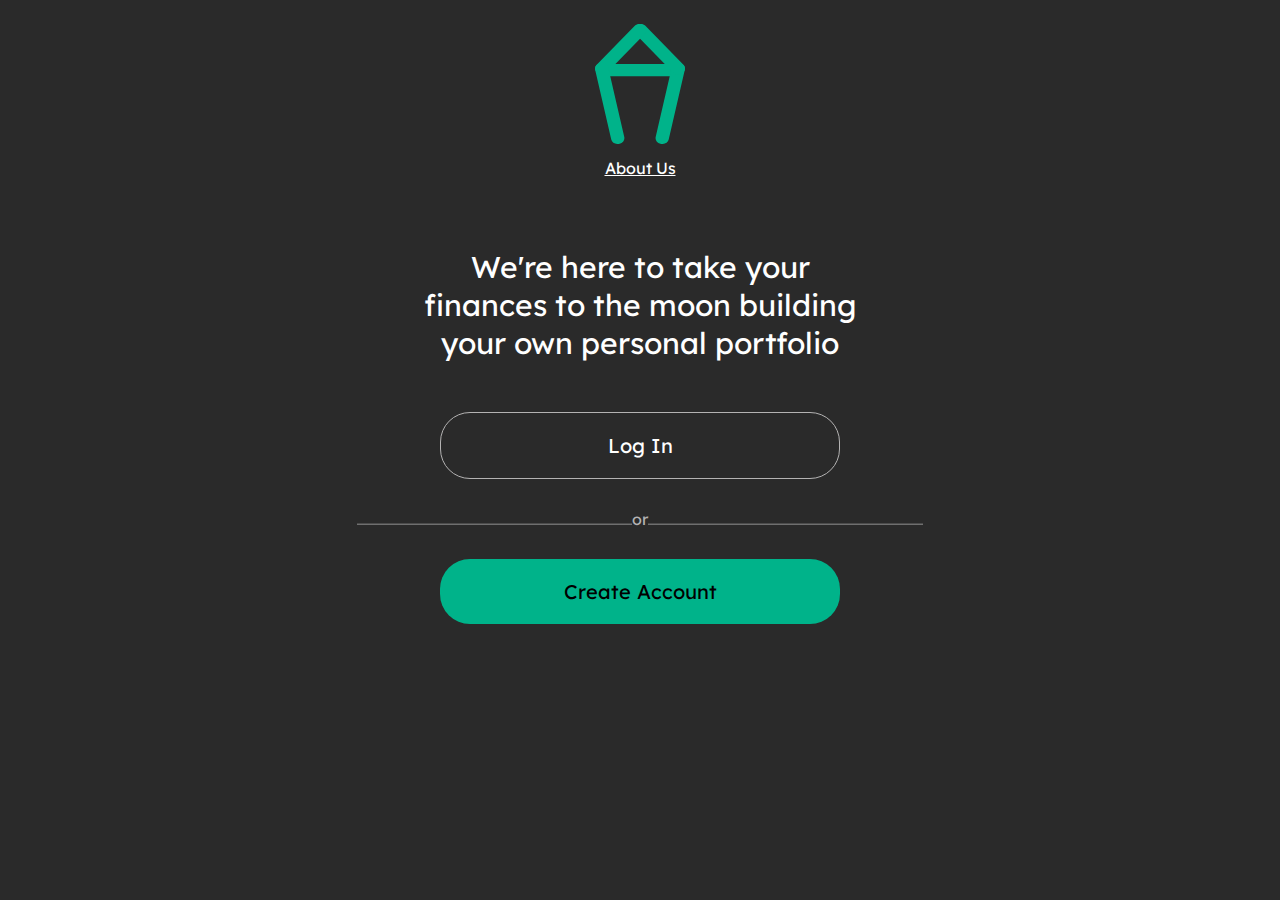
<file: index.html>
<!DOCTYPE html> 
<html lang = "en">
    <head>
        <meta charset = "UTF-8">
        <meta http-equiv="X-UA-Compatible" content="IE=edge">
        <meta name="viewport" content="width=device-width, initial-scale=1.0">
        <title>Landing Page</title>
        <link rel="stylesheet" href="css/main.css">
    </head>

    <body>
        <div class ="hero-img">
            <img src="images/logo.svg" alt = "the logo">
        </div>

        <div class = "about">
            <a href="about.html" class = "AboutButton">About Us</a>

        <section>
            <div class="motivation">We're here to take your finances to the moon building your own personal portfolio</div>
        </section>
        

        <div class = "login">
            <a href="login.html" class = "LoginButton">Log In</a>
        
        <section>
            <div class="or"><img src="images/bar.svg" alt = "the bar"><span>or</span><img src="images/bar.svg" alt = "the bar"></div>
        </section>  

        <div class = "createAccount">
            <a href="createAccount.html" class = "CreateButton">Create Account</a>
        </div>
    
    </body>
</file>
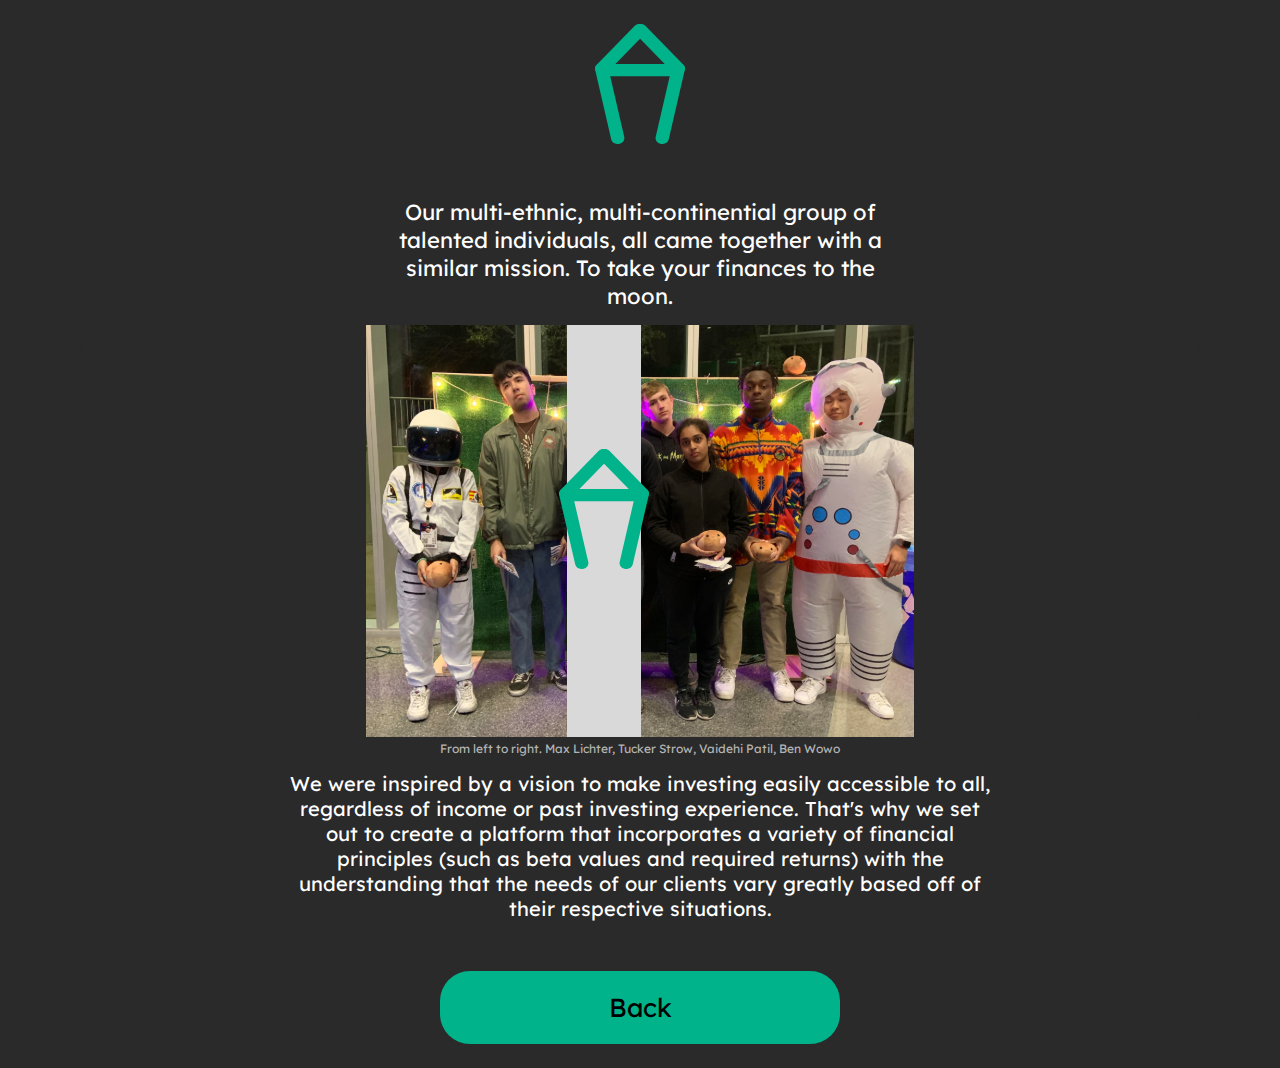
<file: about.html>
<!DOCTYPE html> 
<html lang = "en">
    <head>
        <meta charset = "UTF-8">
        <meta http-equiv="X-UA-Compatible" content="IE=edge">
        <meta name="viewport" content="width=device-width, initial-scale=1.0">
        <title>About</title>
        <link rel="stylesheet" href="css/about.css">
    </head>

    <body>
        <div class ="hero-img">
            <img src="images/logo.svg" alt = "the logo">
        </div>


        <section>
            <div class="motivation">Our multi-ethnic, multi-continential group of talented individuals, all came together with a similar mission. To take your finances to the moon.</div>
        </section>

        <section>
            <div class="groupp"><img src="images/group.svg" alt = "the group"></div>
        </section>
        
        <section>
            <div class="names">From left to right. Max Lichter, Tucker Strow, Vaidehi Patil, Ben Wowo </div>
        </section>

        <section>
            <div class="description">We were inspired by a vision to make investing easily accessible to all, regardless of income or past investing experience. That's why we set out to create a platform that incorporates a variety of financial principles (such as beta values and required returns) with the understanding that the needs of our clients vary greatly based off of their respective situations.
            </div>
        </section>
    
        <div class = "back">
            <a href="index.html" class = "BackButton">Back</a>
        </div>
    </body>
</file>
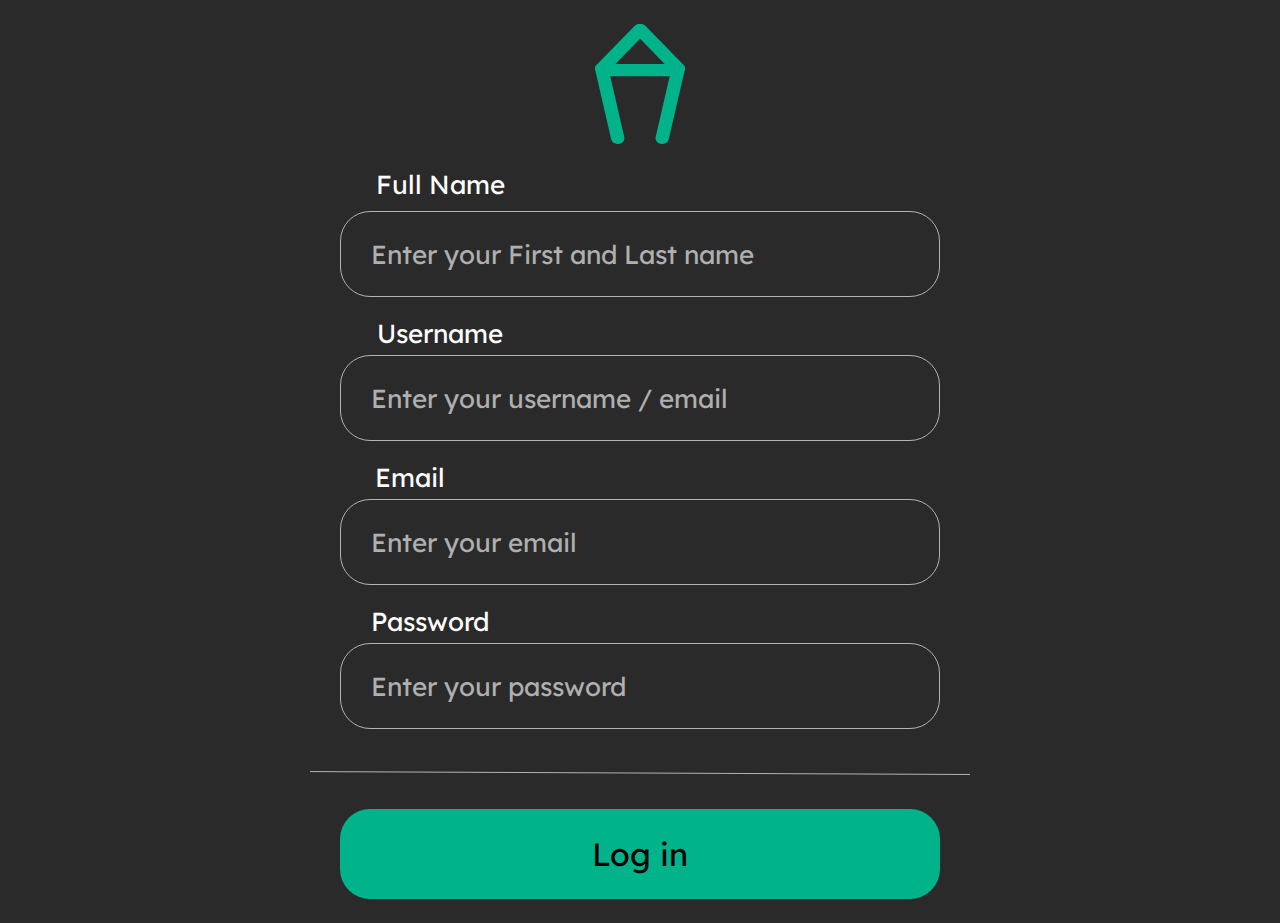
<file: createAccount.html>
<!DOCTYPE html> 
<html lang = "en">
    <head>
        <meta charset = "UTF-8">
        <meta http-equiv="X-UA-Compatible" content="IE=edge">
        <meta name="viewport" content="width=device-width, initial-scale=1.0">
        <title>Create Account</title>
        <link rel="stylesheet" href="css/createAccount.css">
    </head>

    <body>
        <div class ="hero-img">
            <img src="images/logo.svg" alt = "the logo">
        </div>

        <div class="fulltitle"><span>Full Name</span></div>
        <div class="inputBoxFull">
            <input type = "text" placeholder="Enter your First and Last name">
            
        </div>

        <div class="usertitle"><span>Username</span></div>
        <div class="inputBoxUser">
            <input type = "text" placeholder="Enter your username / email">
            
        </div>

        <div class="emailtitle"><span>Email</span></div>
        <div class="inputBoxEmail">
            <input type = "text" placeholder="Enter your email">
            
        </div>

        <div class="passtitle"><span>Password</span></div>
        <div class="inputBoxPass">
            <input type = "text" placeholder="Enter your password">
        </div>


        


        <section>
            <div class="bar"><img src="images/longbar.svg" alt = "the bar"></div>
        </section>  



        <div class = "createAccount">
            <a href="home.html" class = "CreateButton">Log in</a>
        </div>
    
    </body>
</file>
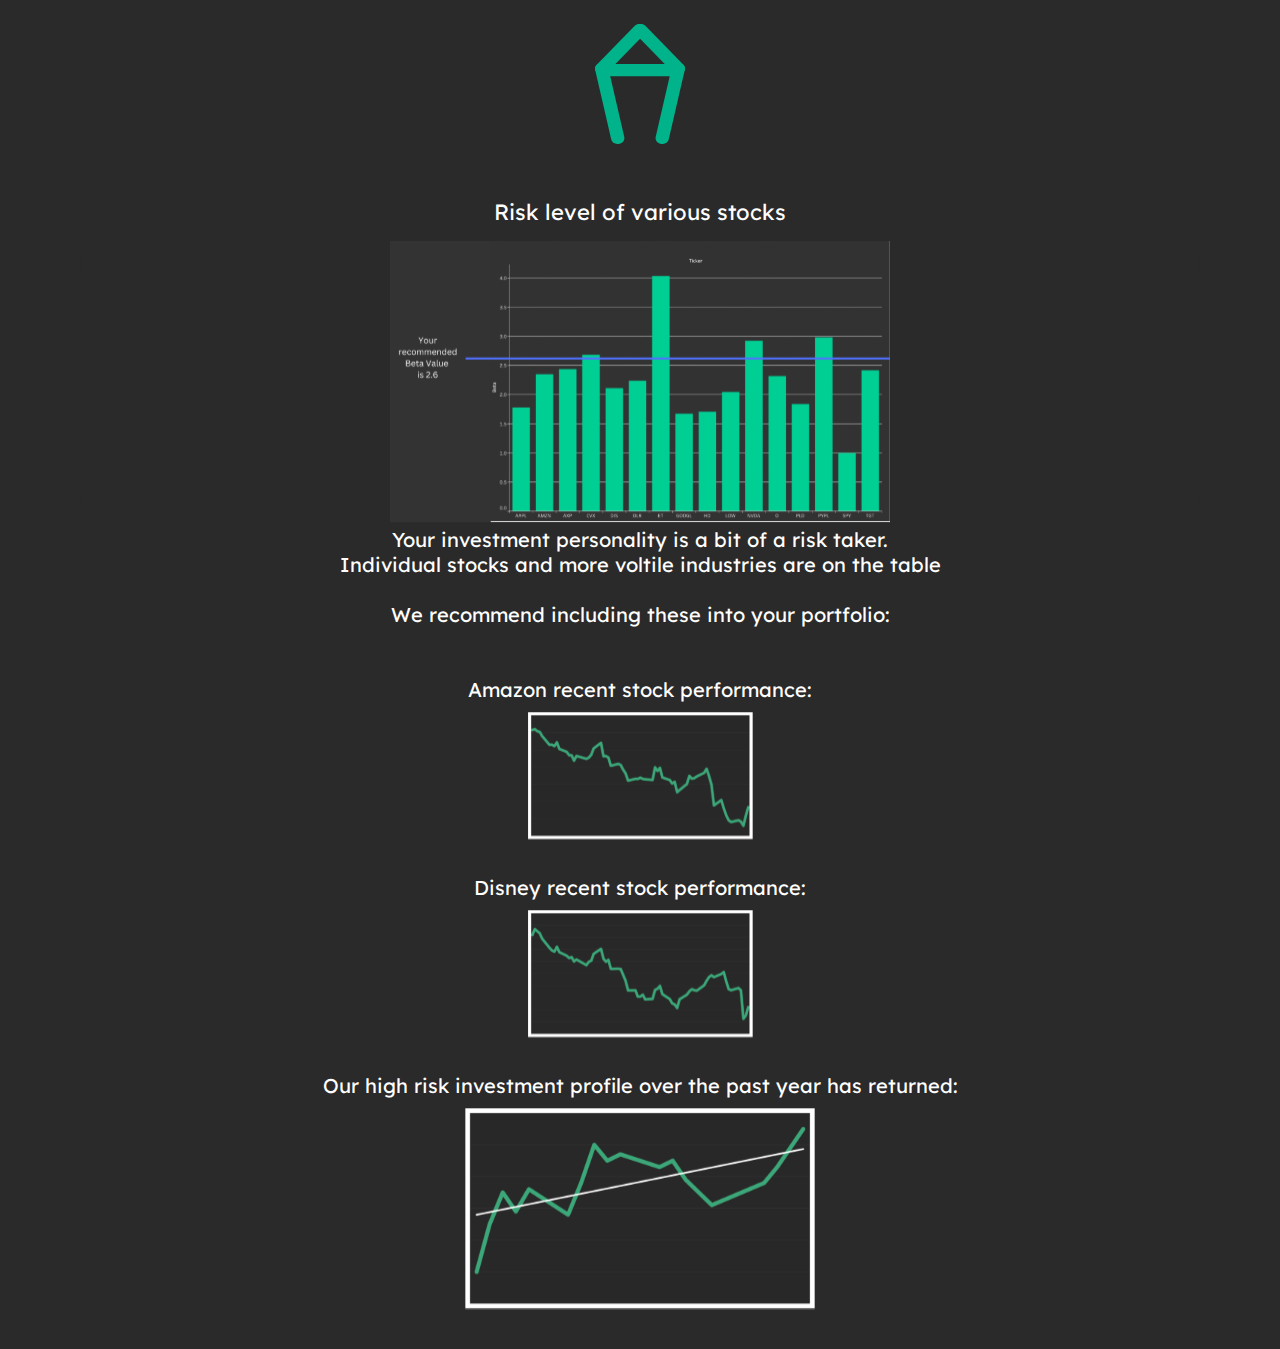
<file: highRisk.html>
<!DOCTYPE html> 
<html lang = "en">
    <head>
        <meta charset = "UTF-8">
        <meta http-equiv="X-UA-Compatible" content="IE=edge">
        <meta name="viewport" content="width=device-width, initial-scale=1.0">
        <title>High Risk</title>
        <link rel="stylesheet" href="css/risk.css">
    </head>

    <body>
        <div class ="hero-img">
            <img src="images/logo.svg" alt = "the logo">
        </div>


        <section>
            <div class="motivation">Risk level of various stocks</div>
        </section>
            
        <section>
            <div class="groupp"><img src="images/highRiskPic.svg" alt = "the group"></div>
        </section>

        <section>
            <div class="description">Your investment personality is a bit of a risk taker.<br>
                Individual stocks and more voltile industries are on the table<br><br>We recommend including these into your portfolio:
               </div>
        </section>

        <section>
            <div class = lowDesc1><span>Amazon recent stock performance: </span></div>
            <div class="lowDesc1"> <img src="images/high-amazon.svg" alt = "amazon photo">
               </div>
        </section>
            <span><br></span>
        <section>
            <div class = lowDesc2><span>Disney recent stock performance: </span></div>
            <div class="lowDesc2"> <img src="images/high-disney 1.svg" alt = "disney photo">
               </div>
        </section>
    
        <span><br></span>
        <section>
            <div class = lowDesc2><span>Our high risk investment profile over the past year has returned:</span></div>
            <div class="lowDesc2"> <img src="images/profit3 1.svg" alt = "high profit">
               </div>
        </section>
    
    </body>
</file>
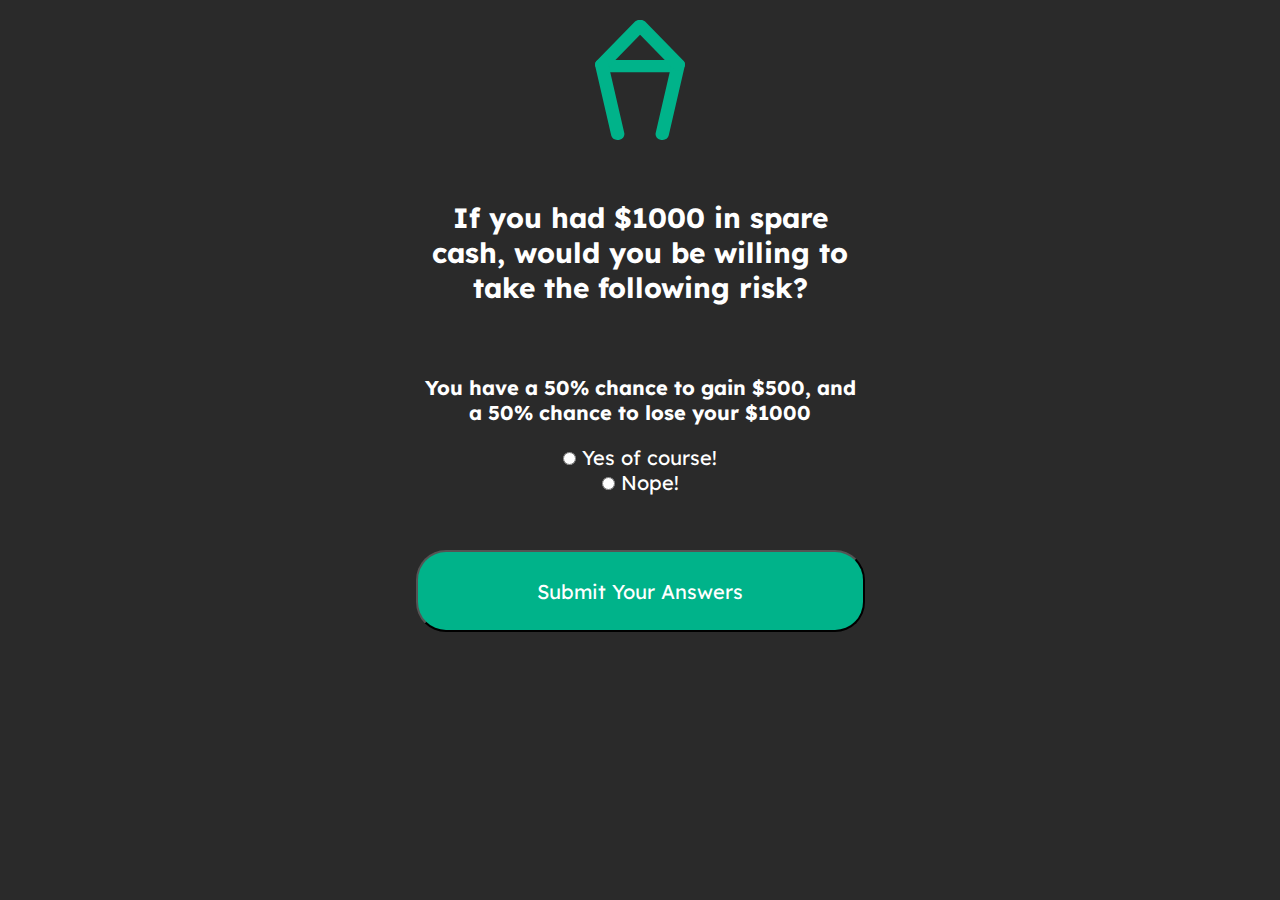
<file: home.html>
<script src="jsimp.js"></script>
<head>
    <link rel="stylesheet" href="css/home.css">
</head>
<body>
    <div id="wrapper">

        <div class ="hero-img">
            <img src="images/logo.svg" alt = "the logo">
        </div>

        <h1>If you had $1000 in spare cash, would you be willing to take the following risk?</h1>

        
        <div class="answer"></div>
            <form id="quiz">
            <!-- Question 1 -->
            <h2 id="prompt">You have a 50% chance to gain $500, and a 50% chance to lose your $1000</h2>

            <div class = bttns>
                <label class = "custom-radio-button"><input type="radio" name="q1" value="Yes">
                    Yes of course!
                </label><br />
                <label><input type="radio" name="q1" value="No">
                    Nope!
                </label><br />
            </div>
                <div class = "clickSubmit">
                    <button class ="btn" type="button" id="submit" onclick="evaluate_risk()">Submit Your Answers</button>
                </div>
            </form>
        </div>
    </div>

</body>
</file>
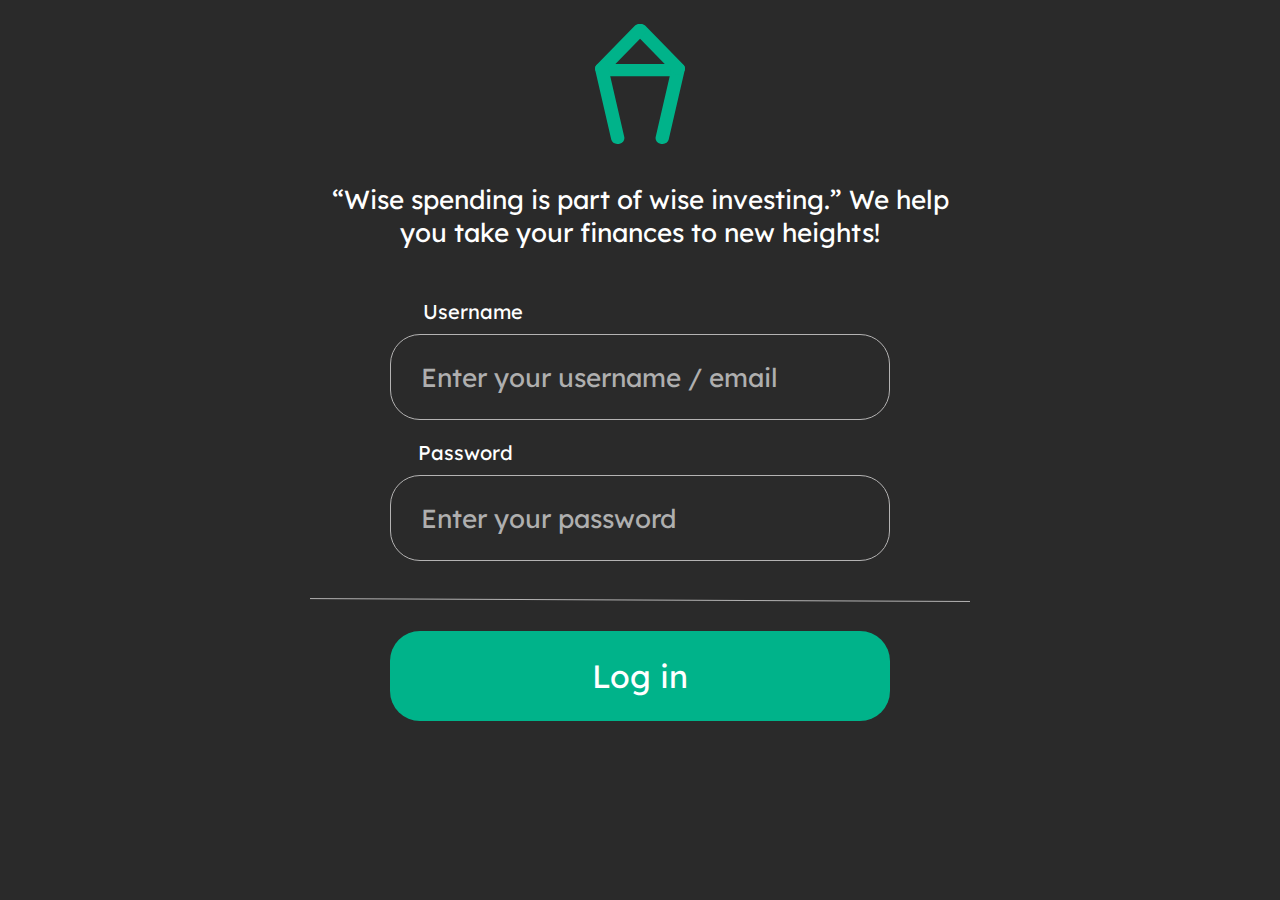
<file: login.html>
<!DOCTYPE html> 
<html lang = "en">
    <head>
        <meta charset = "UTF-8">
        <meta http-equiv="X-UA-Compatible" content="IE=edge">
        <meta name="viewport" content="width=device-width, initial-scale=1.0">
        <title>Log in page</title>
        <link rel="stylesheet" href="css/login.css">
    </head>

    <body>
        <div class ="hero-img">
            <img src="images/logo.svg" alt = "the logo">
        </div>


        <section>
            <div class="motivation">“Wise spending is part of wise investing.”
                We help you take your finances to new heights!</div>
        </section>

        <div class="usertitle"><span>Username</span></div>
        <div class="inputBoxUser">
            <input type = "text" placeholder="Enter your username / email">
            
        </div>

        <div class="passtitle"><span>Password</span></div>
        <div class="inputBoxPass">
            <input type = "text" placeholder="Enter your password">
        </div>

        <section>
            <div class="bar"><img src="images/longbar.svg" alt = "the bar"></div>
        </section>  


        <div class = "createAccount">
            <a href="home.html" class = "CreateButton">Log in</a>
        </div>
    
    </body>
</file>
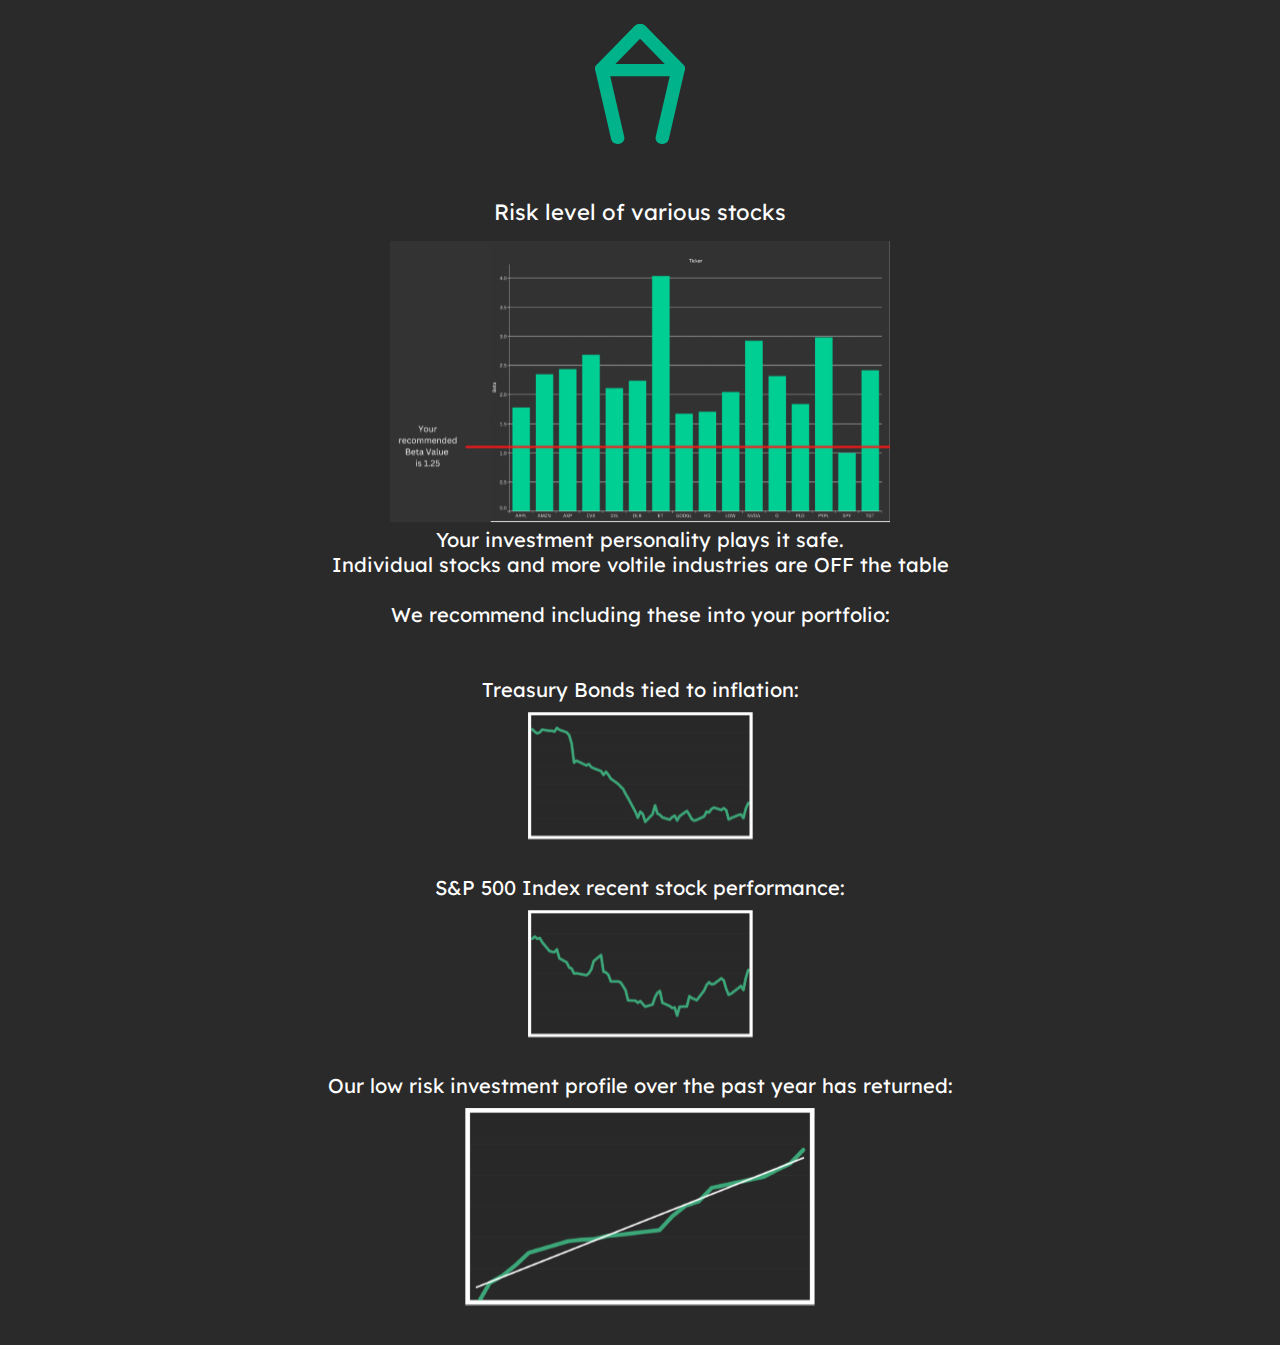
<file: lowRisk.html>
<!DOCTYPE html> 
<html lang = "en">
    <head>
        <meta charset = "UTF-8">
        <meta http-equiv="X-UA-Compatible" content="IE=edge">
        <meta name="viewport" content="width=device-width, initial-scale=1.0">
        <title>Low Risk</title>
        <link rel="stylesheet" href="css/risk.css">
    </head>

    <body>
        <div class ="hero-img">
            <img src="images/logo.svg" alt = "the logo">
        </div>


        <section>
            <div class="motivation">Risk level of various stocks</div>
        </section>
            
        <section>
            <div class="groupp"><img src="images/lowRiskPic.svg" alt = "the group"></div>
        </section>

        <section>
            <div class="description">Your investment personality plays it safe.<br>
                Individual stocks and more voltile industries are OFF the table<br><br>We recommend including these into your portfolio:
               </div>
        </section>

        
        <section>
            <div class = lowDesc1><span>Treasury Bonds tied to inflation: </span></div>
            <div class="lowDesc1"> <img src="images/tip 1.svg" alt = "tips photo">
               </div>
        </section>
            <span><br></span>
        <section>
            <div class = lowDesc2><span>S&P 500 Index recent stock performance:</span></div>
            <div class="lowDesc2"> <img src="images/SPY 1.svg" alt = "spy photo">
               </div>
        </section>
        
        <span><br></span>
        <section>
            <div class = lowDesc2><span>Our low risk investment profile over the past year has returned:</span></div>
            <div class="lowDesc2"> <img src="images/profit 1.svg" alt = "low profit">
               </div>
        </section>
    
    
    
    </body>
</file>
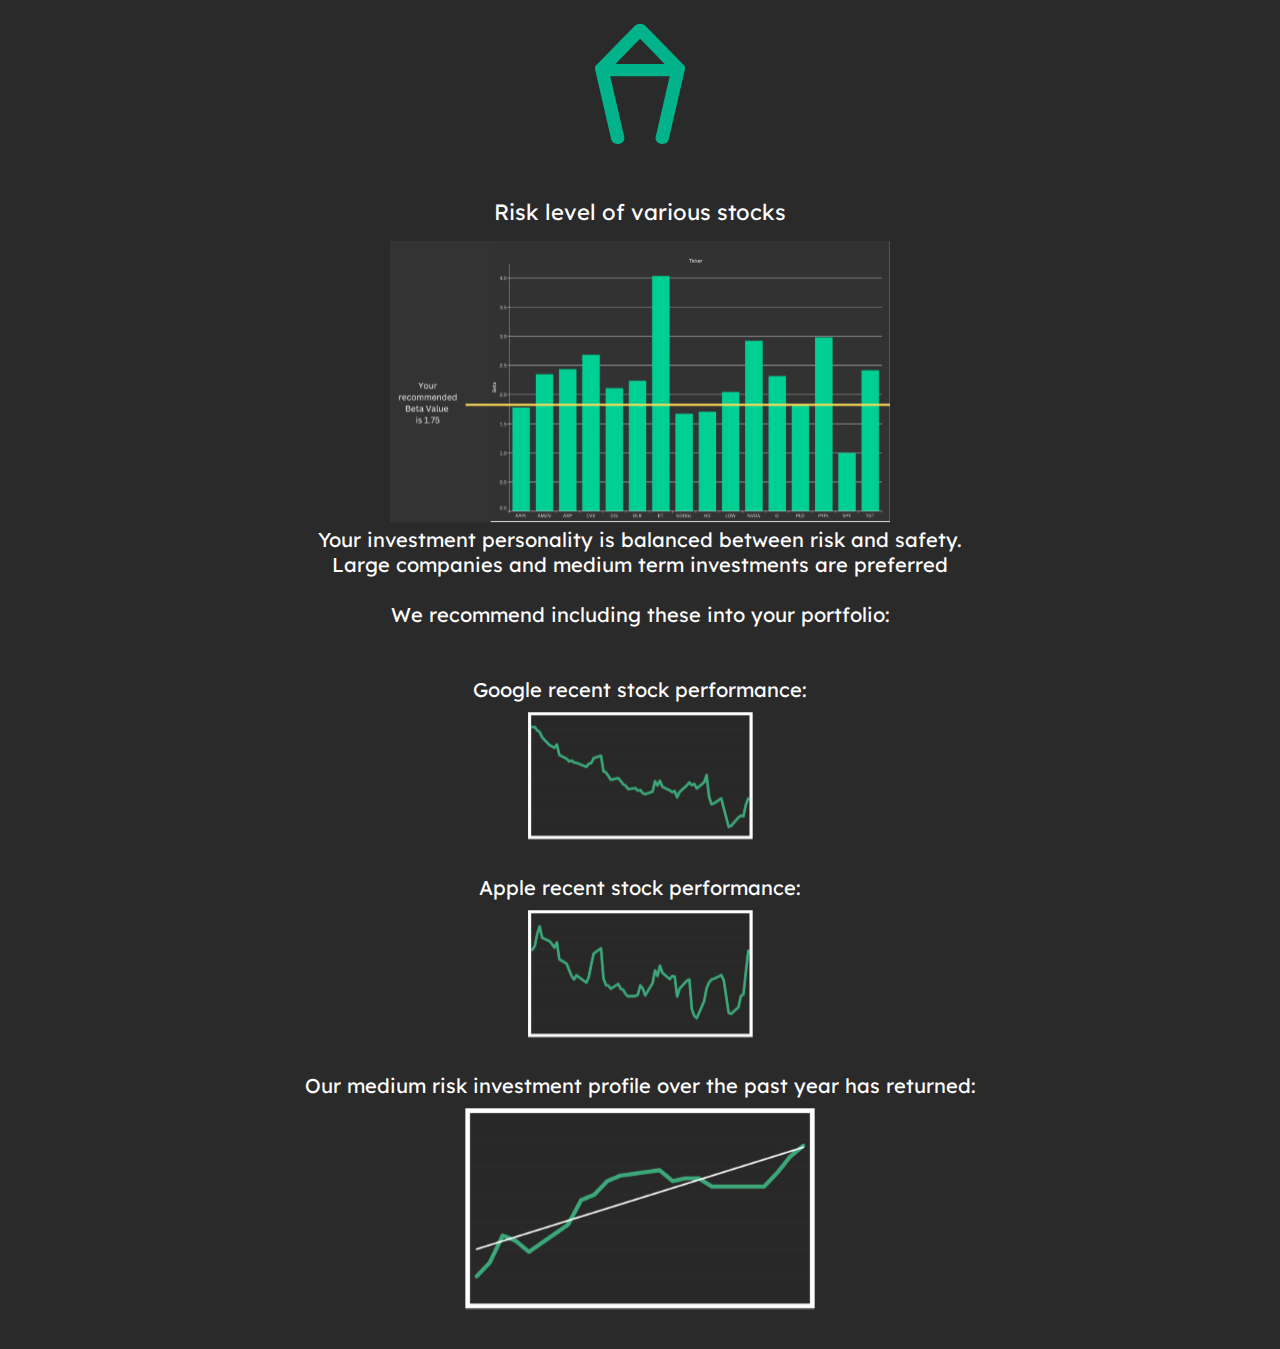
<file: mediumRisk.html>
<!DOCTYPE html> 
<html lang = "en">
    <head>
        <meta charset = "UTF-8">
        <meta http-equiv="X-UA-Compatible" content="IE=edge">
        <meta name="viewport" content="width=device-width, initial-scale=1.0">
        <title>Medium Risk</title>
        <link rel="stylesheet" href="css/risk.css">
    </head>

    <body>
        <div class ="hero-img">
            <img src="images/logo.svg" alt = "the logo">
        </div>


        <section>
            <div class="motivation">Risk level of various stocks</div>
        </section>
            
        <section>
            <div class="groupp"><img src="images/mediumRiskPic.svg" alt = "the group"></div>
        </section>

        <section>
            <div class="description">Your investment personality is balanced between risk and safety.<br>
                Large companies and medium term investments are preferred<br><br>We recommend including these into your portfolio:
               </div>
        </section>

        <section>
            <div class = lowDesc1><span>Google recent stock performance: </span></div>
            <div class="lowDesc1"> <img src="images/google-medium.svg" alt = "google photo">
               </div>
        </section>
            <span><br></span>
        <section>
            <div class = lowDesc2><span>Apple recent stock performance: </span></div>
            <div class="lowDesc2"> <img src="images/lowes 1.svg" alt = "apple photo">
               </div>
        </section>
    
        <span><br></span>
        <section>
            <div class = lowDesc2><span>Our medium risk investment profile over the past year has returned:</span></div>
            <div class="lowDesc2"> <img src="images/profit2 1.svg" alt = "medium profit">
               </div>
        </section>
    
    </body>
</file>
<file: css/main.css>
@import url('https://fonts.googleapis.com/css2?family=Lexend&family=M+PLUS+Code+Latin&display=swap');


*{
    box-sizing: border-box;
    margin: 0;
    padding: 0;
    background-color: #2A2A2A;
}


.hero-img{
    text-align: center;
    padding-bottom:10px;
}

/*This is the "Apollo title"*/

header{
    text-align: center;
    padding: 0px 30%;
    
}


.logo{
    cursor: pointer;
    font-size: 50px;
    font-family: 'Lexend', sans-serif;
    font-weight: 500;
    font-size: 70px;
    color: #edf0f1;
    text-decoration: none;
    text-align: center;
}

.logo:hover{
    color: #b4b5b9;
}
/*this is the about us button*/
.about{
    text-align: center;
    justify-content: center;
    margin:auto;
}

.createAccount{
    text-align: center;
    justify-content: center;
    margin:auto;
}

.AboutButton{
    
    display: inline-block;
    font-family: 'Lexend', sans-serif;
    font-size: 12;
    background: #2A2A2A;
    width: 200px;
    color: white;
    text-decoration: underline;
    text-align: center;

}


/*This is the slogan thing*/

.motivation{
    padding-top:70px;
    padding-bottom:50px;
    font-size: 30px;
    color:white;
    font-family: 'Lexend', sans-serif;
    text-align: center;
    justify-content: center;
    width:449px;
    margin:auto;
    
}

/*This is the log in button*/
.login{
    text-align: center;
    justify-content: center;
    margin:auto;
}

.createAccount{
    text-align: center;
    justify-content: center;
    margin:auto;
}

.LoginButton{
    
    display: inline-block;
    font-family: 'Lexend', sans-serif;
    font-size: 20px;
    background: #2A2A2A;
    width: 400px;
    padding: 20px;
    color: white;
    text-decoration: none;
    text-align: center;
    border-style: solid;
    border-width: 1px;
    border-color: #B4B3B3;
    border-radius: 30px;
}

/*this is the "or" between the buttons*/

.or{
    text-align: center;
    justify-content: center;
    margin: auto;
    font-family: 'Lexend', sans-serif;
    color: #B4B3B3;
    padding-bottom:30px;
    padding-top:30px;
}


/*This is the create account button*/

.createAccount{
    text-align: center;
    justify-content: center;
    margin:auto;
}

.CreateButton{
    display: inline-block;
    text-align: center;
    font-family: 'Lexend', sans-serif;
    font-size: 20px;
    background: #00B38A;
    width: 400px;
    padding: 20px;
    color: black;
    text-decoration: none;
    border-radius: 30px ;
}



@media only screen and (min-width: 680px) {
    body {
      margin: 1.5em 5em;
      font-family: 'Lexend', sans-serif;
    }
  }
</file>
<file: css/about.css>
@import url('https://fonts.googleapis.com/css2?family=Lexend&family=M+PLUS+Code+Latin&display=swap');


*{
    box-sizing: border-box;
    margin: 0;
    padding: 0;
    background-color: #2A2A2A;
}


.hero-img{
    text-align: center;
    padding-bottom:20px;
}

/*This is the "Apollo title"*/

header{
    text-align: center;
    padding: 0px 30%;
    
}


.logo{
    cursor: pointer;
    font-size: 70px;
    font-family: 'Lexend', sans-serif;
    font-weight: 500;
    font-size: 70px;
    color: #edf0f1;
    text-decoration: none;
    text-align: center;
}

.logo:hover{
    color: #b4b5b9;
}

/*This is the top text*/

.motivation{
    padding-top:30px;
    padding-bottom:15px;
    font-size: 22px;
    color:white;
    font-family: 'Lexend', sans-serif;
    text-align: center;
    justify-content: center;
    width:540px;
    margin:auto;
    
}

/*group photo*/

.groupp{
    text-align: center;
    justify-content: center;
    margin:auto;
    border-radius: 30px;
}

/*this is the names*/

.names{
    padding-top:0px;
    padding-bottom:15px;
    font-size: 12px;
    color:#B4B4B3;
    font-family: 'Lexend', sans-serif;
    text-align: center;
    justify-content: center;
    width:540px;
    margin:auto;
     
}

/*this is the bottom text*/
.description{
    padding-bottom:50px;
    font-size: 20px;
    color:white;
    font-family: 'Lexend', sans-serif;
    text-align: center;
    justify-content: center;
    width:700px;
    margin:auto;
      
}

/*this is the back button*/

.back{
    text-align: center;
    justify-content: center;
    margin:auto;
}

.BackButton{
    display: inline-block;
    text-align: center;
    font-family: 'Lexend', sans-serif;
    font-size: 26px;
    background: #00B38A;
    width: 400px;
    padding: 20px;
    color: black;
    text-decoration: none;
    border-radius: 30px ;
}

@media only screen and (min-width: 680px) {
    body {
      margin: 1.5em 5em;
      font-family: 'Lexend', sans-serif;
    }
  }
</file>
<file: css/createAccount.css>
@import url('https://fonts.googleapis.com/css2?family=Lexend&family=M+PLUS+Code+Latin&display=swap');


*{
    box-sizing: border-box;
    margin: 0;
    padding: 0;
    background-color: #2A2A2A;
}


.hero-img{
    text-align: center;
}

/*This is the input fullname button and text*/

.fulltitle{
    padding-top:20px;
    text-align: center;
    justify-content: left;
    margin:auto;
    padding-right: 400px;
    font-size: 26px;
    color:white;
    padding-bottom: 10px;
}

.inputBoxFull{
    text-align: center;
    justify-content: center;
    margin:auto
}

.inputBoxFull input{
    width:600px;
   
    outline: none;
    border: 1px solid #B4B3B3;
    height:86px;
    border-radius: 30px;
    font-size: 26px;
    color: #FFFFFF;
    padding-left: 25px;
    font-family: 'Lexend', sans-serif;
}

input::placeholder{
    color: #AFAFAF;
    font-size: 26px;
    
}

.inputBoxFull span{
    font-family: 'Lexend', sans-serif;
    font-size: 26px;
    color: #B4B3B3;
    pointer-events: none;
    padding:10px;
    color:white;
}


/*This is the input username  button and text*/

.usertitle{
    padding-top:20px;
    text-align: center;
    justify-content: left;
    margin:auto;
    padding-right: 400px;
    font-size: 26px;
    color:white;
    padding-bottom: 5px;
}

.inputBoxUser{
    text-align: center;
    justify-content: center;
    margin:auto
}

.inputBoxUser input{
    width:600px;
   
    outline: none;
    border: 1px solid #B4B3B3;
    height:86px;
    border-radius: 30px;
    font-size: 26px;
    color: #FFFFFF;
    padding-left: 25px;
    font-family: 'Lexend', sans-serif;
}

input::placeholder{
    color: #AFAFAF;
    font-size: 26px;
    
}

.inputBoxUser span{
    font-family: 'Lexend', sans-serif;
    font-size: 26px;
    color: #B4B3B3;
    pointer-events: none;
    padding:10px;
    color:white;
}

/*This is the input email button and text*/

.emailtitle{
    padding-top:20px;
    text-align: center;
    justify-content: left;
    margin:auto;
    padding-right: 460px;
    font-size: 26px;
    color:white;
    padding-bottom: 5px;
}

.inputBoxEmail{
    text-align: center;
    justify-content: center;
    margin:auto
}

.inputBoxEmail input{
    width:600px;
   
    outline: none;
    border: 1px solid #B4B3B3;
    height:86px;
    border-radius: 30px;
    font-size: 26px;
    color: #FFFFFF;
    padding-left: 25px;
    font-family: 'Lexend', sans-serif;
}

input::placeholder{
    color: #AFAFAF;
    font-size: 26px;
    
}

.inputBoxEmail span{
    font-family: 'Lexend', sans-serif;
    font-size: 26px;
    color: #B4B3B3;
    pointer-events: none;
    padding:10px;
    color:white;
}

/*This is the input password text and button*/

.passtitle{
    text-align: center;
    justify-content: left;
    margin:auto;
    padding-right: 420px;
    padding-top:20px;
    font-size: 26px;
    color:white;
    padding-bottom: 5px;
}

.inputBoxPass{
    text-align: center;
    justify-content: left;
    margin:auto;

}

.inputBoxPass input{
    width:600px;
    outline: none;
    border: 1px solid #B4B3B3;
    height:86px;
    border-radius: 30px;
    font-size: 26px;
    color: #FFFFFF;
    padding-left: 25px;
    font-family: 'Lexend', sans-serif;
}

input::placeholder{
    color: #AFAFAF;
    font-size: 26px;
    padding-left: 5px;
}

.inputBoxPass span{
    font-family: 'Lexend', sans-serif;
    font-size: 26px;
    color: #B4B3B3;
    pointer-events: none;
    padding:10px;
    color:white;
}


/*this is the "bar" between the buttons*/

.bar{
    text-align: center;
    justify-content: center;
    margin: auto;
    font-family: 'Lexend', sans-serif;
    color: #B4B3B3;
    padding-bottom:30px;
    padding-top:30px;
}


/*This is the create account button*/

.createAccount{
    text-align: center;
    justify-content: center;
    margin:auto;
}

.CreateButton{
    display: inline-block;
    text-align: center;
    font-family: 'Lexend', sans-serif;
    font-size: 32px;
    background: #00B38A;
    width: 600px;
    padding: 25px;
    color: black;
    text-decoration: none;
    border-radius: 30px ;
}



@media only screen and (min-width: 680px) {
    body {
      margin: 1.5em 5em;
      font-family: 'Lexend', sans-serif;
    }
  }
</file>
<file: css/risk.css>
@import url('https://fonts.googleapis.com/css2?family=Lexend&family=M+PLUS+Code+Latin&display=swap');


*{
    box-sizing: border-box;

    background-color: #2A2A2A;
}


.hero-img{
    text-align: center;
    padding-bottom:20px;
}

/*This is the "Apollo title"*/

header{
    text-align: center;
    padding: 0px 30%;
    
}


.logo{
    cursor: pointer;
    font-size: 70px;
    font-family: 'Lexend', sans-serif;
    font-weight: 500;
    font-size: 70px;
    color: #edf0f1;
    text-decoration: none;
    text-align: center;
}

.logo:hover{
    color: #b4b5b9;
}

/*This is the top text*/

.motivation{
    padding-top:30px;
    padding-bottom:15px;
    font-size: 22px;
    color:white;
    font-family: 'Lexend', sans-serif;
    text-align: center;
    justify-content: center;
    width:540px;
    margin:auto;
    
}

/*group photo*/

.groupp{
    text-align: center;
    justify-content: center;
    margin:auto;
    border-radius: 30px;
}

/*this is the names*/

.names{
    padding-top:0px;
    padding-bottom:15px;
    font-size: 12px;
    color:#B4B4B3;
    font-family: 'Lexend', sans-serif;
    text-align: center;
    justify-content: center;
    width:540px;
    margin:auto;
     
}

/*this is the bottom text*/
.description{
    padding-bottom:50px;
    font-size: 20px;
    color:white;
    font-family: 'Lexend', sans-serif;
    text-align: center;
    justify-content: center;
    width:700px;
    margin:auto;  
}

.lowDesc1{
    padding-bottom:10px;
    font-size: 20px;
    color:white;
    font-family: 'Lexend', sans-serif;
    text-align: center;
    justify-content: center;
    width:700px;
    margin:auto;  
    border-color: #2A2A2A;
}


.lowDesc2{
    padding-bottom:10px;
    font-size: 20px;
    color:white;
    font-family: 'Lexend', sans-serif;
    text-align: center;
    justify-content: center;
    width:700px;
    margin:auto;  
}


@media only screen and (min-width: 680px) {
    body {
      margin: 1.5em 5em;
      font-family: 'Lexend', sans-serif;
    }
  }
</file>
<file: css/home.css>
@import url('https://fonts.googleapis.com/css2?family=Lexend&family=M+PLUS+Code+Latin&display=swap');


*{
    box-sizing: border-box;
    margin: 0;
    padding: 0;
    background-color: #2A2A2A;
}

/*the logo*/
.hero-img{
    padding-top: 20px;
    text-align: center;
    padding-bottom:20px;
}


/*the main question*/
h1{
    padding-top:40px;
    padding-bottom:70px;
    font-size: 28px;
    color:white;
    font-family: 'Lexend', sans-serif;
    text-align: center;
    justify-content: center;
    width:449px;
    margin:auto;
}

/*'your results show up here'*/

.promptUser{
    padding-top:0px;
    padding-bottom:20px;
    font-size: 20px;
    color:#B4B3B3;
    font-family: 'Lexend', sans-serif;
    text-align: center;
    justify-content: center;
    width:449px;
    margin:auto;
}

/*the answer*/

h2{
    padding-top:0px;
    padding-bottom:20px;
    font-size: 20px;
    color:white;
    font-family: 'Lexend', sans-serif;
    text-align: center;
    justify-content: center;
    width:449px;
    margin:auto;
}

/*styling the texts besides the button*/

.bttns{
    text-align: center;
    justify-content: center;

}
label{
    font-size: 20px;
    color:white;
    font-family: 'Lexend', sans-serif;
}


/*clicking the button*/

.btn:hover{
    background-color: rgba(0, 179, 138, .7);
    cursor: pointer;
}
.clickSubmit{
    padding-top: 55px;
    text-align: center;
    justify-content: center;
    margin:auto;
}
.btn{
    padding-top:0px;
    height:82px;
    border-radius: 30px;
    font-size: 20px;
    background-color: #00B38A;
    color:white;
    font-family: 'Lexend', sans-serif;
    width:449px;
}
</file>
<file: css/login.css>
@import url('https://fonts.googleapis.com/css2?family=Lexend&family=M+PLUS+Code+Latin&display=swap');


*{
    box-sizing: border-box;
    margin: 0;
    padding: 0;
    background-color: #2A2A2A;
}


.hero-img{
    text-align: center;
    padding-bottom:5px;
}

/*This is the "Apollo title"*/

header{
    text-align: center;
    padding: 0px 30%;
    
}


.logo{
    cursor: pointer;
    font-size: 70px;
    font-family: 'Lexend', sans-serif;
    font-weight: 500;
    font-size: 70px;
    color: #edf0f1;
    text-decoration: none;
    text-align: center;
}

.logo:hover{
    color: #b4b5b9;
}

/*This is the quote thing*/

.motivation{
    padding-top:30px;
    padding-bottom:50px;
    font-size: 26px;
    color:white;
    font-family: 'Lexend', sans-serif;
    text-align: center;
    justify-content: center;
    width:640px;
    margin:auto;
    
}

/*This is the input username  button and text*/

.usertitle{
    text-align: center;
    justify-content: left;
    margin:auto;
    padding-right: 335px;
    font-size: 20px;
    color:white;
    padding-bottom: 10px;
}

.inputBoxUser{
    text-align: center;
    justify-content: center;
    margin:auto
}

.inputBoxUser input{
    width:500px;
    outline: none;
    border: 1px solid #B4B3B3;
    height:86px;
    border-radius: 30px;
    font-size: 26px;
    color: #FFFFFF;
    padding-left: 25px;
    font-family: 'Lexend', sans-serif;
}

input::placeholder{
    color: #AFAFAF;
    font-size: 10px;
    
}

.inputBoxUser span{
    font-family: 'Lexend', sans-serif;
    font-size: 26px;
    color: #B4B3B3;
    pointer-events: none;
    padding:10px;
    color:white;
}


/*This is the input password text and button*/

.passtitle{
    text-align: center;
    justify-content: left;
    margin:auto;
    padding-right: 350px;
    padding-top:20px;
    font-size: 20px;
    color:white;
    padding-bottom: 10px;
}

.inputBoxPass{
    text-align: center;
    justify-content: left;
    margin:auto;

}

.inputBoxPass input{
    width:500px;
    outline: none;
    border: 1px solid #B4B3B3;
    height:86px;
    border-radius: 30px;
    font-size: 26px;
    color: #FFFFFF;
    padding-left: 25px;
    font-family: 'Lexend', sans-serif;
}

input::placeholder{
    color: #AFAFAF;
    font-size: 26px;
    padding-left: 5px;
}

.inputBoxPass span{
    font-family: 'Lexend', sans-serif;
    font-size: 26px;
    color: #B4B3B3;
    pointer-events: none;
    padding:10px;
    color:white;
}


/*this is the "bar" between the buttons*/

.bar{
    text-align: center;
    justify-content: center;
    margin: auto;
    font-family: 'Lexend', sans-serif;
    color: #B4B3B3;
    padding-bottom:25px;
    padding-top:25px;
}


/*This is the create account button*/

.createAccount{
    text-align: center;
    justify-content: center;
    margin:auto;
}

.CreateButton{
    display: inline-block;
    text-align: center;
    font-family: 'Lexend', sans-serif;
    font-size: 32px;
    background: #00B38A;
    width: 500px;
    padding: 25px;
    color: white;
    text-decoration: none;
    border-radius: 30px ;
}



@media only screen and (min-width: 680px) {
    body {
      margin: 1.5em 5em;
      font-family: 'Lexend', sans-serif;
    }
  }
</file>
